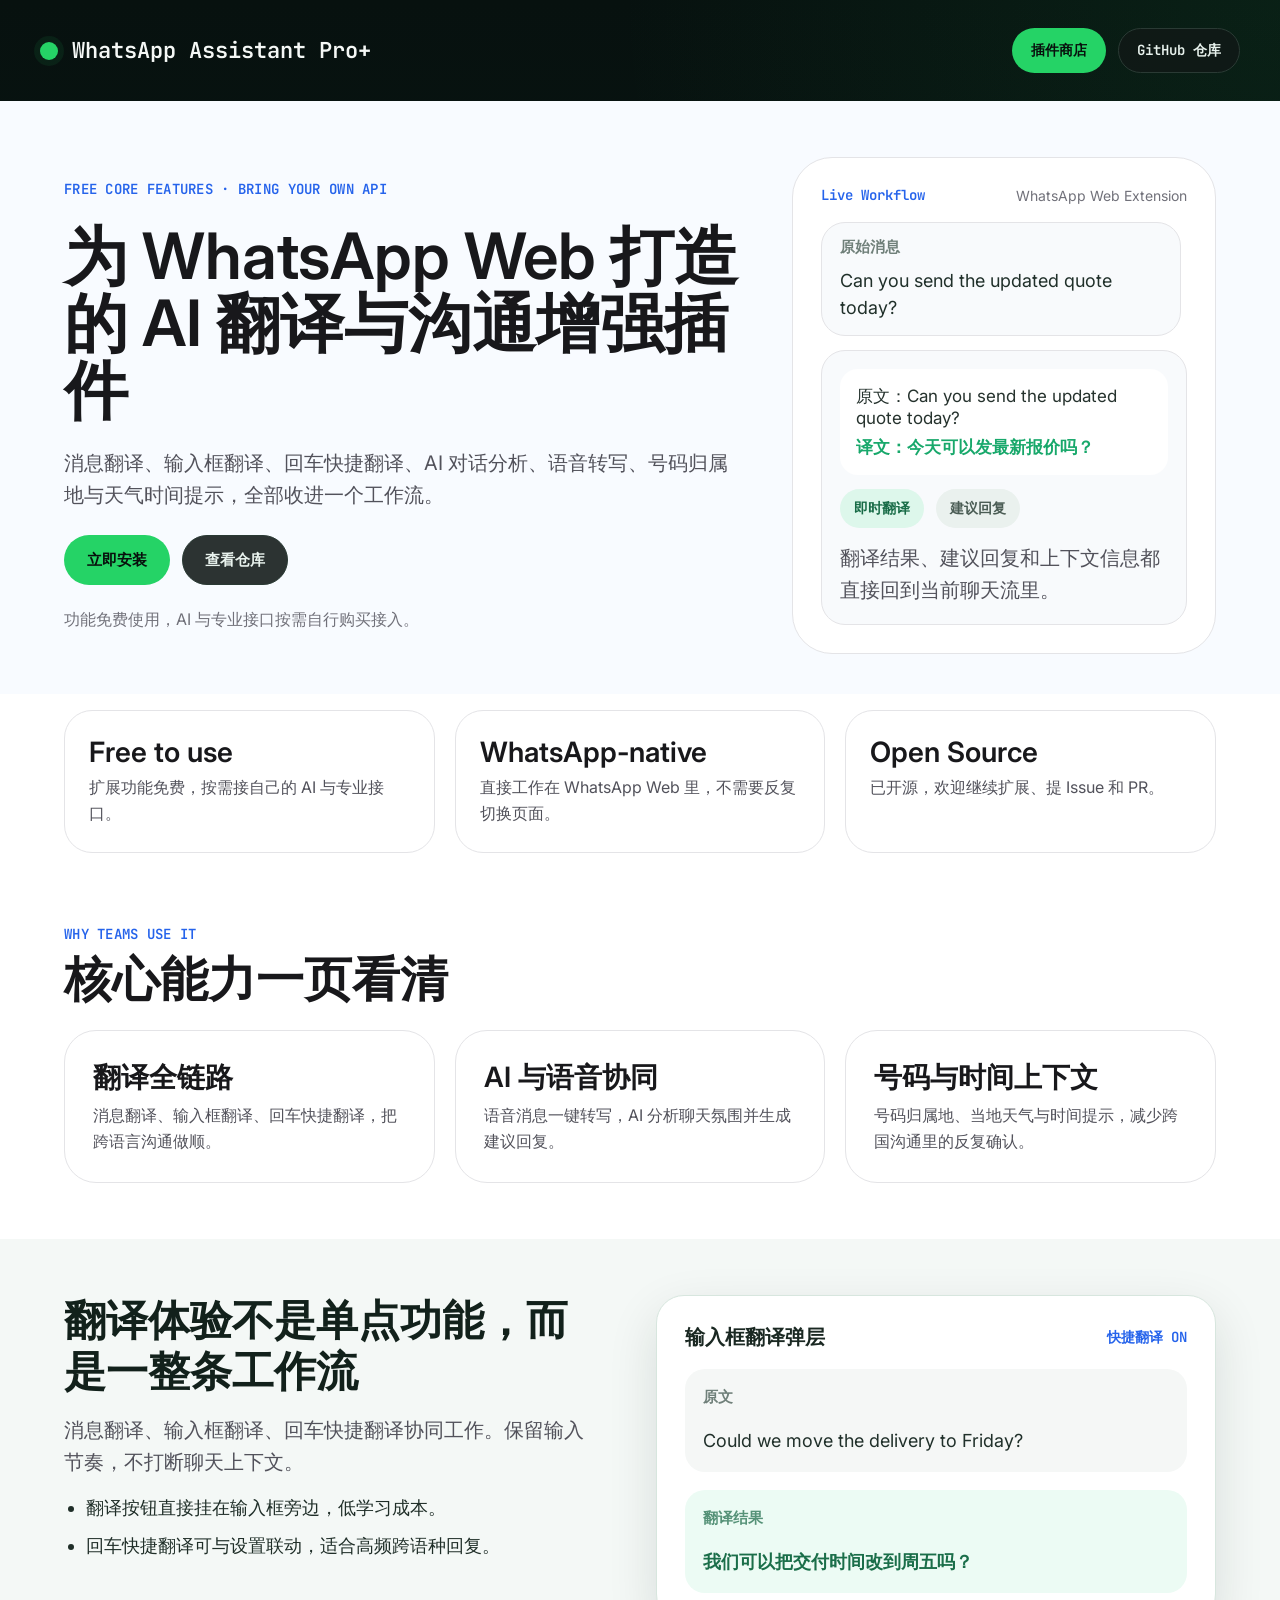
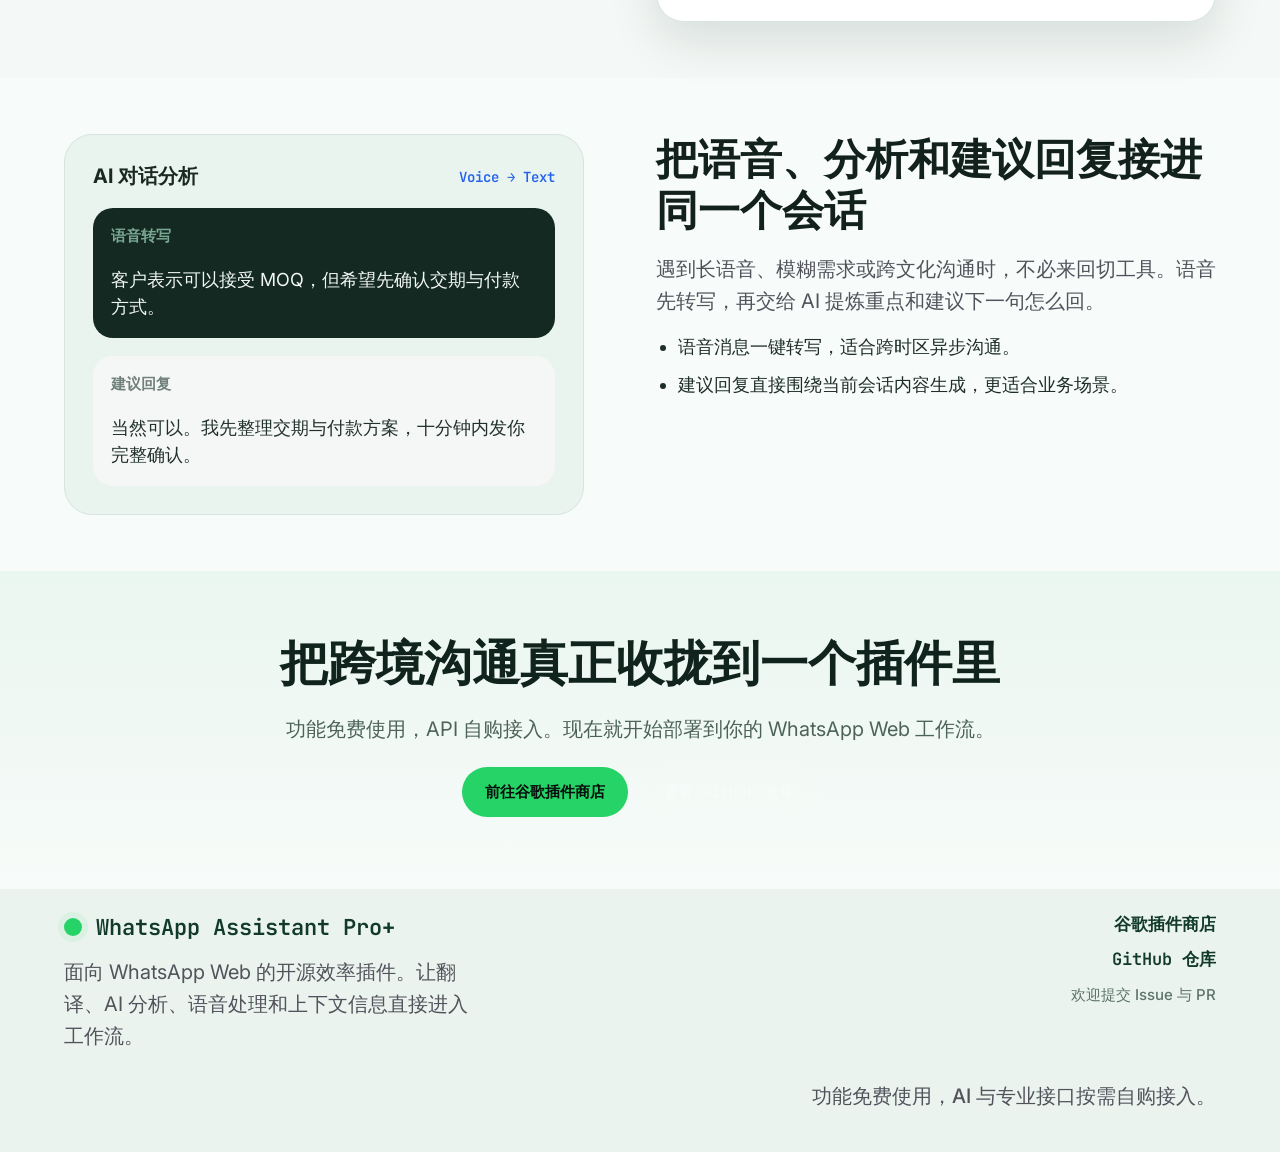
<file: docs/index.html>
<!doctype html>
<html lang="zh-CN">
  <head>
    <meta charset="UTF-8" />
    <meta name="viewport" content="width=device-width, initial-scale=1.0" />
    <title>WhatsApp Assistant Pro+ | WhatsApp Web AI 翻译与沟通增强插件</title>
    <meta
      name="description"
      content="WhatsApp Assistant Pro+ 是一款面向 WhatsApp Web 的 AI 翻译与沟通增强插件，支持消息翻译、输入框翻译、回车快捷翻译、AI 对话分析、语音转写、号码归属地与天气时间提示。"
    />
    <link rel="icon" type="image/svg+xml" href="./icon.svg" />
    <link rel="preconnect" href="https://fonts.googleapis.com" />
    <link rel="preconnect" href="https://fonts.gstatic.com" crossorigin />
    <link
      href="https://fonts.googleapis.com/css2?family=Inter:wght@400;500;600;700;800&family=JetBrains+Mono:wght@500;600;700&display=swap"
      rel="stylesheet"
    />
    <link rel="stylesheet" href="./styles.css" />
  </head>
  <body class="waap-page">
    <div class="waap-shell">
      <header class="waap-header">
        <a class="waap-brand" href="https://github.com/Achordchan/WA-AI-Chrome" target="_blank" rel="noreferrer">
          <span class="waap-brand__mark"></span>
          <span class="waap-brand__text">WhatsApp Assistant Pro+</span>
        </a>
        <nav class="waap-nav" aria-label="页面跳转">
          <a
            class="waap-button waap-button--primary waap-button--small"
            href="https://chrome.google.com/webstore/detail/whatsapp-assistant-pro%20/ijdbbpgihmfldjbanfkpbhkkciglcenp?hl=zh-CN&utm_source=chrome-ntp-icon"
            target="_blank"
            rel="noreferrer"
          >
            插件商店
          </a>
          <a
            class="waap-button waap-button--ghost waap-button--small"
            href="https://github.com/Achordchan/WA-AI-Chrome"
            target="_blank"
            rel="noreferrer"
          >
            GitHub 仓库
          </a>
        </nav>
      </header>

      <main>
        <section class="waap-hero">
          <div class="waap-hero__copy">
            <p class="waap-eyebrow">FREE CORE FEATURES · BRING YOUR OWN API</p>
            <h1 class="waap-hero__title">为 WhatsApp Web 打造的 AI 翻译与沟通增强插件</h1>
            <p class="waap-hero__desc">
              消息翻译、输入框翻译、回车快捷翻译、AI 对话分析、语音转写、号码归属地与天气时间提示，全部收进一个工作流。
            </p>
            <div class="waap-hero__actions">
              <a
                class="waap-button waap-button--primary"
                href="https://chrome.google.com/webstore/detail/whatsapp-assistant-pro%20/ijdbbpgihmfldjbanfkpbhkkciglcenp?hl=zh-CN&utm_source=chrome-ntp-icon"
                target="_blank"
                rel="noreferrer"
              >
                立即安装
              </a>
              <a
                class="waap-button waap-button--ghost"
                href="https://github.com/Achordchan/WA-AI-Chrome"
                target="_blank"
                rel="noreferrer"
              >
                查看仓库
              </a>
            </div>
            <p class="waap-hero__hint">功能免费使用，AI 与专业接口按需自行购买接入。</p>
          </div>

          <div class="waap-hero__visual">
            <div class="waap-visual__top">
              <span class="waap-visual__badge">Live Workflow</span>
              <span class="waap-visual__state">WhatsApp Web Extension</span>
            </div>
            <div class="waap-visual__stack">
              <article class="waap-message-card">
                <p class="waap-message-card__label">原始消息</p>
                <p class="waap-message-card__text">Can you send the updated quote today?</p>
              </article>
              <article class="waap-workflow-card">
                <div class="waap-workflow-card__row">
                  <p class="waap-workflow-card__text">原文：Can you send the updated quote today?</p>
                  <p class="waap-workflow-card__text waap-workflow-card__text--accent">译文：今天可以发最新报价吗？</p>
                </div>
                <div class="waap-chip-group">
                  <span class="waap-chip waap-chip--accent">即时翻译</span>
                  <span class="waap-chip">建议回复</span>
                </div>
                <p class="waap-workflow-card__hint">翻译结果、建议回复和上下文信息都直接回到当前聊天流里。</p>
              </article>
            </div>
          </div>
        </section>

        <section class="waap-proof">
          <article class="waap-proof-card">
            <h2>Free to use</h2>
            <p>扩展功能免费，按需接自己的 AI 与专业接口。</p>
          </article>
          <article class="waap-proof-card">
            <h2>WhatsApp-native</h2>
            <p>直接工作在 WhatsApp Web 里，不需要反复切换页面。</p>
          </article>
          <article class="waap-proof-card">
            <h2>Open Source</h2>
            <p>已开源，欢迎继续扩展、提 Issue 和 PR。</p>
          </article>
        </section>

        <section class="waap-features">
          <div class="waap-section-head">
            <p class="waap-eyebrow">WHY TEAMS USE IT</p>
            <h2>核心能力一页看清</h2>
          </div>
          <div class="waap-feature-grid">
            <article class="waap-feature-card">
              <h3>翻译全链路</h3>
              <p>消息翻译、输入框翻译、回车快捷翻译，把跨语言沟通做顺。</p>
            </article>
            <article class="waap-feature-card">
              <h3>AI 与语音协同</h3>
              <p>语音消息一键转写，AI 分析聊天氛围并生成建议回复。</p>
            </article>
            <article class="waap-feature-card">
              <h3>号码与时间上下文</h3>
              <p>号码归属地、当地天气与时间提示，减少跨国沟通里的反复确认。</p>
            </article>
          </div>
        </section>

        <section class="waap-detail waap-detail--translate">
          <div class="waap-detail__copy">
            <h2>翻译体验不是单点功能，而是一整条工作流</h2>
            <p>
              消息翻译、输入框翻译、回车快捷翻译协同工作。保留输入节奏，不打断聊天上下文。
            </p>
            <ul class="waap-bullet-list">
              <li>翻译按钮直接挂在输入框旁边，低学习成本。</li>
              <li>回车快捷翻译可与设置联动，适合高频跨语种回复。</li>
            </ul>
          </div>
          <article class="waap-detail-card waap-detail-card--translate">
            <div class="waap-detail-card__head">
              <h3>输入框翻译弹层</h3>
              <span class="waap-detail-card__tag">快捷翻译 ON</span>
            </div>
            <div class="waap-detail-field">
              <p class="waap-detail-field__label">原文</p>
              <p class="waap-detail-field__text">Could we move the delivery to Friday?</p>
            </div>
            <div class="waap-detail-field waap-detail-field--accent">
              <p class="waap-detail-field__label">翻译结果</p>
              <p class="waap-detail-field__text">我们可以把交付时间改到周五吗？</p>
            </div>
          </article>
        </section>

        <section class="waap-detail waap-detail--ai">
          <article class="waap-detail-card waap-detail-card--ai">
            <div class="waap-detail-card__head">
              <h3>AI 对话分析</h3>
              <span class="waap-detail-card__tag">Voice → Text</span>
            </div>
            <div class="waap-detail-field waap-detail-field--soft-dark">
              <p class="waap-detail-field__label">语音转写</p>
              <p class="waap-detail-field__text">客户表示可以接受 MOQ，但希望先确认交期与付款方式。</p>
            </div>
            <div class="waap-detail-field">
              <p class="waap-detail-field__label">建议回复</p>
              <p class="waap-detail-field__text">当然可以。我先整理交期与付款方案，十分钟内发你完整确认。</p>
            </div>
          </article>
          <div class="waap-detail__copy">
            <h2>把语音、分析和建议回复接进同一个会话</h2>
            <p>
              遇到长语音、模糊需求或跨文化沟通时，不必来回切工具。语音先转写，再交给 AI
              提炼重点和建议下一句怎么回。
            </p>
            <ul class="waap-bullet-list">
              <li>语音消息一键转写，适合跨时区异步沟通。</li>
              <li>建议回复直接围绕当前会话内容生成，更适合业务场景。</li>
            </ul>
          </div>
        </section>

        <section class="waap-cta">
          <div class="waap-cta__inner">
            <h2>把跨境沟通真正收拢到一个插件里</h2>
            <p>功能免费使用，API 自购接入。现在就开始部署到你的 WhatsApp Web 工作流。</p>
            <div class="waap-cta__actions">
              <a
                class="waap-button waap-button--primary"
                href="https://chrome.google.com/webstore/detail/whatsapp-assistant-pro%20/ijdbbpgihmfldjbanfkpbhkkciglcenp?hl=zh-CN&utm_source=chrome-ntp-icon"
                target="_blank"
                rel="noreferrer"
              >
                前往谷歌插件商店
              </a>
              <a
                class="waap-button waap-button--secondary"
                href="https://github.com/Achordchan/WA-AI-Chrome"
                target="_blank"
                rel="noreferrer"
              >
                查看 GitHub 仓库
              </a>
            </div>
          </div>
        </section>
      </main>

      <footer class="waap-footer">
        <div class="waap-footer__brand">
          <div class="waap-footer__brand-row">
            <span class="waap-brand__mark"></span>
            <span class="waap-footer__title">WhatsApp Assistant Pro+</span>
          </div>
          <p>
            面向 WhatsApp Web 的开源效率插件。让翻译、AI 分析、语音处理和上下文信息直接进入工作流。
          </p>
        </div>
        <div class="waap-footer__links">
          <a href="https://chrome.google.com/webstore/detail/whatsapp-assistant-pro%20/ijdbbpgihmfldjbanfkpbhkkciglcenp?hl=zh-CN&utm_source=chrome-ntp-icon" target="_blank" rel="noreferrer">谷歌插件商店</a>
          <a href="https://github.com/Achordchan/WA-AI-Chrome" target="_blank" rel="noreferrer">GitHub 仓库</a>
          <p>欢迎提交 Issue 与 PR</p>
        </div>
        <p class="waap-footer__note">功能免费使用，AI 与专业接口按需自购接入。</p>
      </footer>
    </div>
  </body>
</html>
</file>
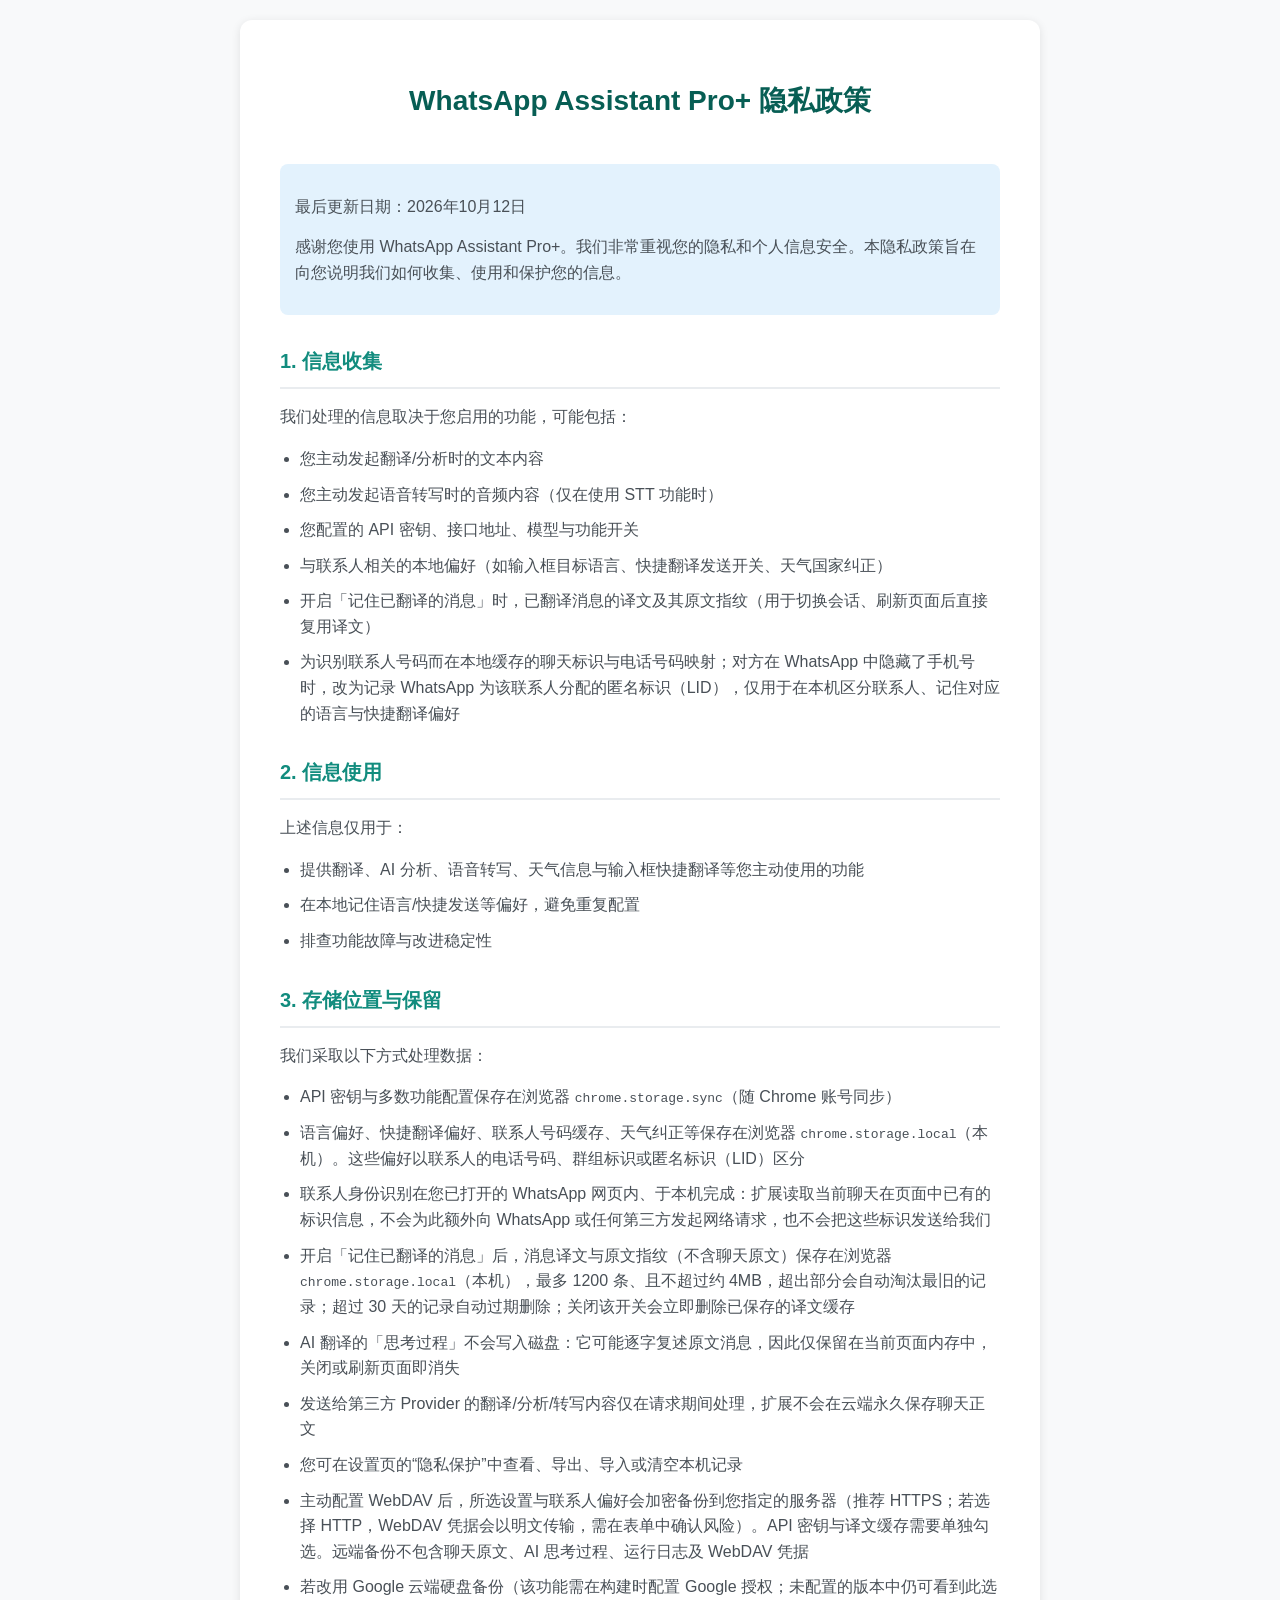
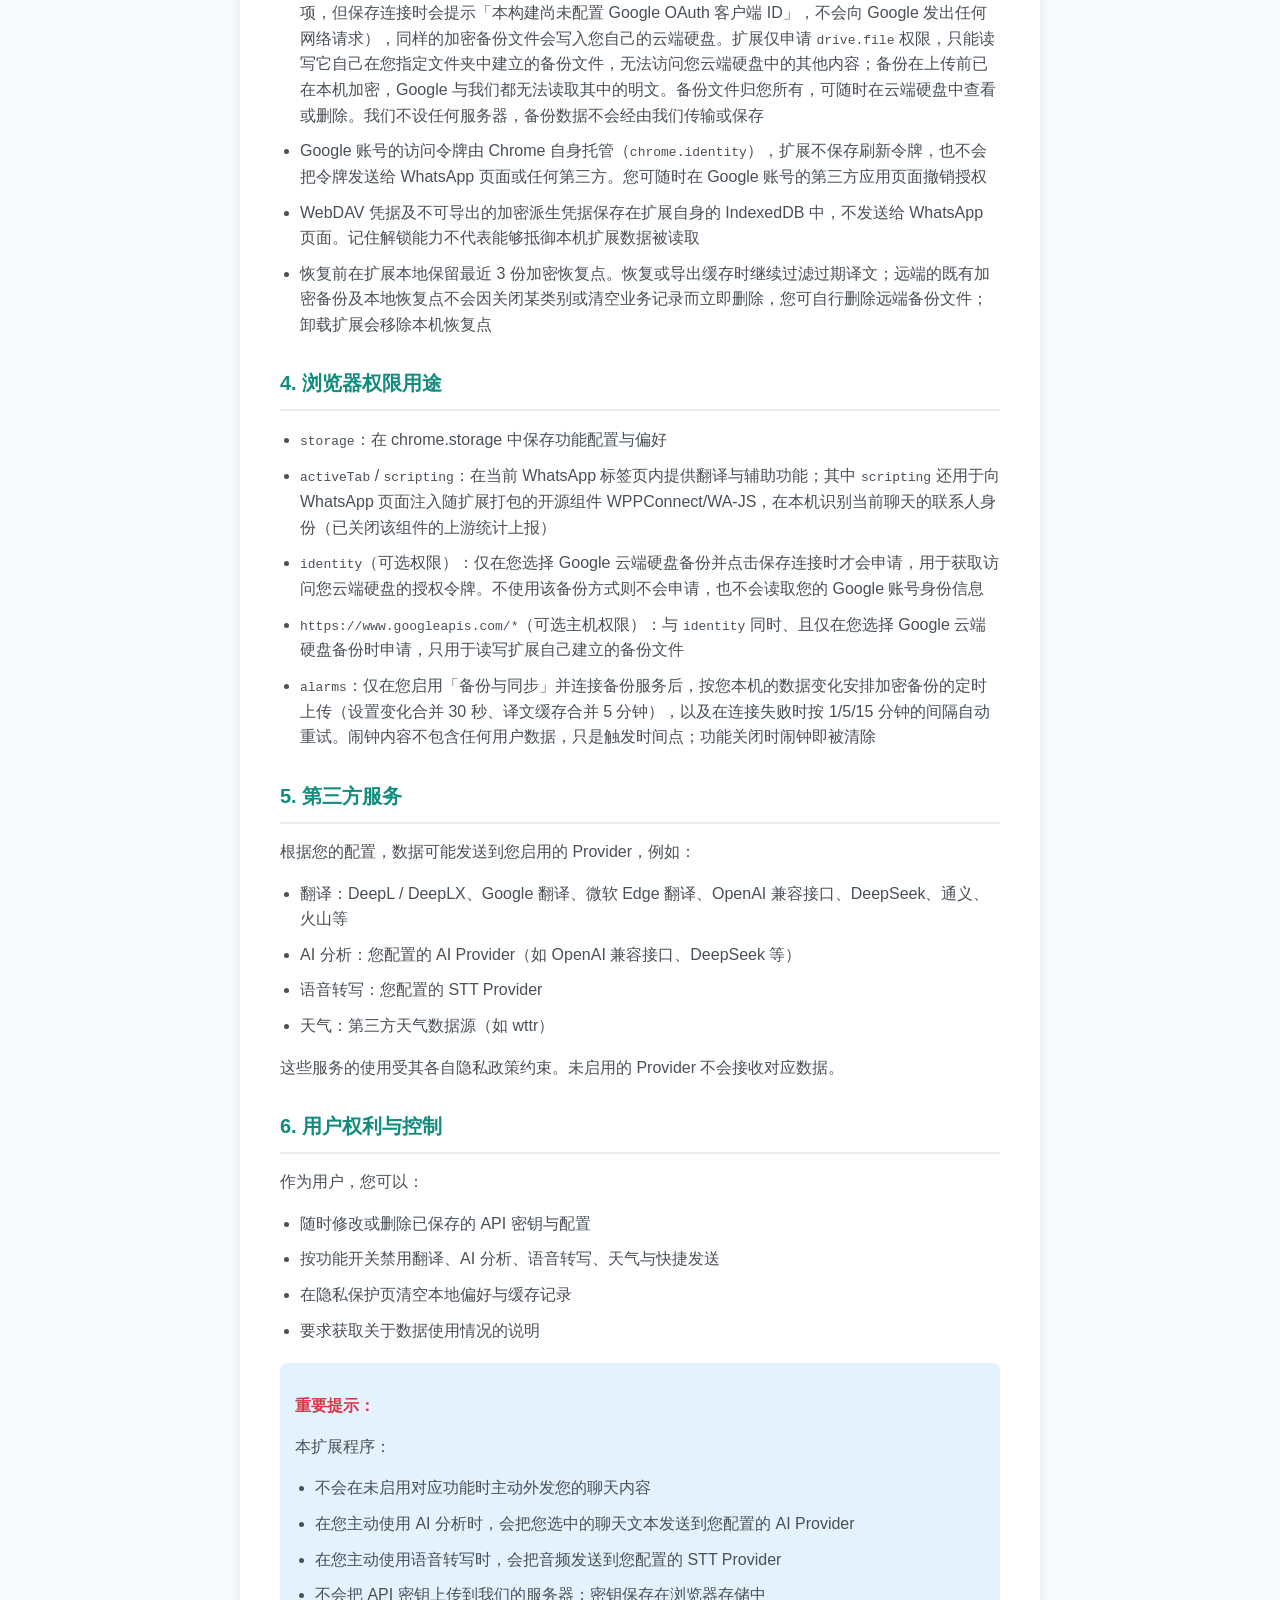
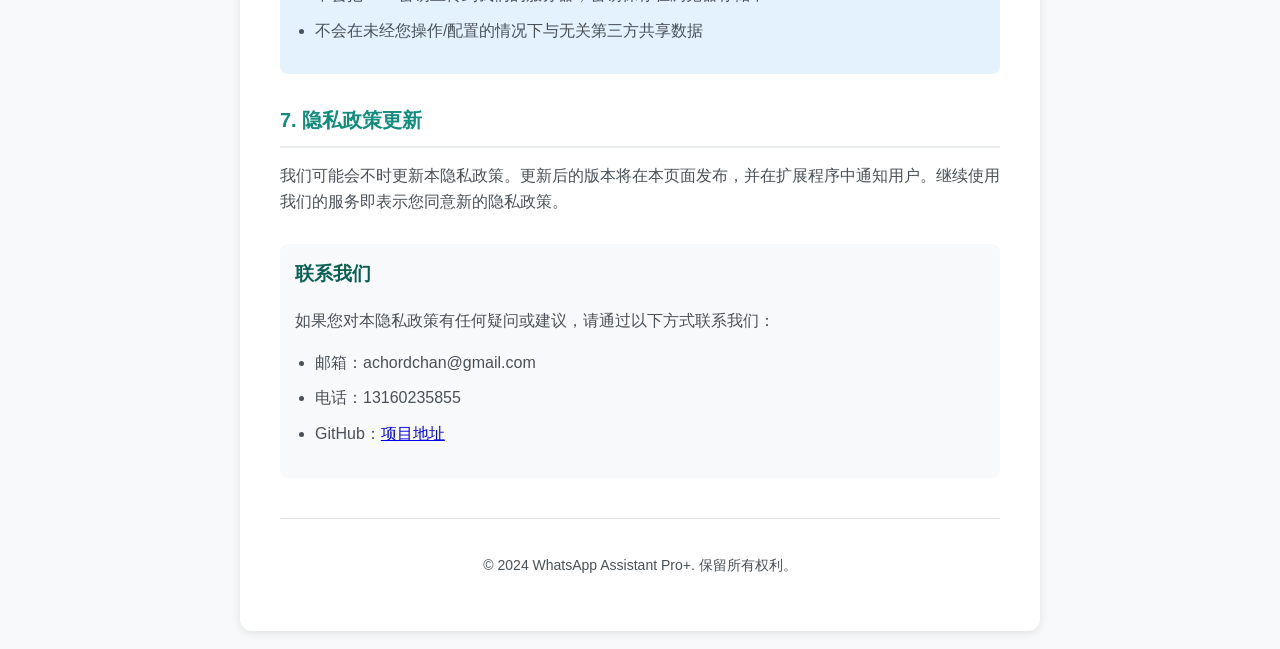
<file: PrivacyPolicy.html>
<!DOCTYPE html>
<html lang="zh-CN">
<head>
    <meta charset="UTF-8">
    <title>隐私政策 - WhatsApp Assistant Pro+</title>
    <style>
        body {
            font-family: -apple-system, BlinkMacSystemFont, "PingFang SC", "Microsoft YaHei", sans-serif;
            line-height: 1.6;
            color: #333;
            max-width: 800px;
            margin: 0 auto;
            padding: 20px;
            background-color: #f8f9fa;
        }

        .container {
            background: white;
            padding: 40px;
            border-radius: 12px;
            box-shadow: 0 2px 10px rgba(0, 0, 0, 0.1);
        }

        h1 {
            color: #075e54;
            text-align: center;
            margin-bottom: 40px;
            font-size: 28px;
        }

        h2 {
            color: #128c7e;
            margin-top: 30px;
            margin-bottom: 15px;
            font-size: 20px;
            border-bottom: 2px solid #e9ecef;
            padding-bottom: 10px;
        }

        p {
            margin: 15px 0;
            color: #495057;
        }

        ul {
            padding-left: 20px;
        }

        li {
            margin: 10px 0;
            color: #495057;
        }

        .highlight {
            background-color: #e3f2fd;
            padding: 15px;
            border-radius: 8px;
            margin: 20px 0;
        }

        .footer {
            text-align: center;
            margin-top: 40px;
            padding-top: 20px;
            border-top: 1px solid #dee2e6;
            color: #6c757d;
            font-size: 14px;
        }

        .contact {
            background-color: #f8f9fa;
            padding: 15px;
            border-radius: 8px;
            margin-top: 30px;
        }

        .contact h3 {
            color: #075e54;
            margin-top: 0;
        }

        .important {
            color: #dc3545;
            font-weight: bold;
        }
    </style>
</head>
<body>
    <div class="container">
        <h1>WhatsApp Assistant Pro+ 隐私政策</h1>

        <div class="highlight">
            <p>最后更新日期：2026年10月12日</p>
            <p>感谢您使用 WhatsApp Assistant Pro+。我们非常重视您的隐私和个人信息安全。本隐私政策旨在向您说明我们如何收集、使用和保护您的信息。</p>
        </div>

        <h2>1. 信息收集</h2>
        <p>我们处理的信息取决于您启用的功能，可能包括：</p>
        <ul>
            <li>您主动发起翻译/分析时的文本内容</li>
            <li>您主动发起语音转写时的音频内容（仅在使用 STT 功能时）</li>
            <li>您配置的 API 密钥、接口地址、模型与功能开关</li>
            <li>与联系人相关的本地偏好（如输入框目标语言、快捷翻译发送开关、天气国家纠正）</li>
            <li>开启「记住已翻译的消息」时，已翻译消息的译文及其原文指纹（用于切换会话、刷新页面后直接复用译文）</li>
            <li>为识别联系人号码而在本地缓存的聊天标识与电话号码映射；对方在 WhatsApp 中隐藏了手机号时，改为记录 WhatsApp 为该联系人分配的匿名标识（LID），仅用于在本机区分联系人、记住对应的语言与快捷翻译偏好</li>
        </ul>

        <h2>2. 信息使用</h2>
        <p>上述信息仅用于：</p>
        <ul>
            <li>提供翻译、AI 分析、语音转写、天气信息与输入框快捷翻译等您主动使用的功能</li>
            <li>在本地记住语言/快捷发送等偏好，避免重复配置</li>
            <li>排查功能故障与改进稳定性</li>
        </ul>

        <h2>3. 存储位置与保留</h2>
        <p>我们采取以下方式处理数据：</p>
        <ul>
            <li>API 密钥与多数功能配置保存在浏览器 <code>chrome.storage.sync</code>（随 Chrome 账号同步）</li>
            <li>语言偏好、快捷翻译偏好、联系人号码缓存、天气纠正等保存在浏览器 <code>chrome.storage.local</code>（本机）。这些偏好以联系人的电话号码、群组标识或匿名标识（LID）区分</li>
            <li>联系人身份识别在您已打开的 WhatsApp 网页内、于本机完成：扩展读取当前聊天在页面中已有的标识信息，不会为此额外向 WhatsApp 或任何第三方发起网络请求，也不会把这些标识发送给我们</li>
            <li>开启「记住已翻译的消息」后，消息译文与原文指纹（不含聊天原文）保存在浏览器 <code>chrome.storage.local</code>（本机），最多 1200 条、且不超过约 4MB，超出部分会自动淘汰最旧的记录；超过 30 天的记录自动过期删除；关闭该开关会立即删除已保存的译文缓存</li>
            <li>AI 翻译的「思考过程」不会写入磁盘：它可能逐字复述原文消息，因此仅保留在当前页面内存中，关闭或刷新页面即消失</li>
            <li>发送给第三方 Provider 的翻译/分析/转写内容仅在请求期间处理，扩展不会在云端永久保存聊天正文</li>
            <li>您可在设置页的“隐私保护”中查看、导出、导入或清空本机记录</li>
            <li>主动配置 WebDAV 后，所选设置与联系人偏好会加密备份到您指定的服务器（推荐 HTTPS；若选择 HTTP，WebDAV 凭据会以明文传输，需在表单中确认风险）。API 密钥与译文缓存需要单独勾选。远端备份不包含聊天原文、AI 思考过程、运行日志及 WebDAV 凭据</li>
            <li>若改用 Google 云端硬盘备份（该功能需在构建时配置 Google 授权；未配置的版本中仍可看到此选项，但保存连接时会提示「本构建尚未配置 Google OAuth 客户端 ID」，不会向 Google 发出任何网络请求），同样的加密备份文件会写入您自己的云端硬盘。扩展仅申请 <code>drive.file</code> 权限，只能读写它自己在您指定文件夹中建立的备份文件，无法访问您云端硬盘中的其他内容；备份在上传前已在本机加密，Google 与我们都无法读取其中的明文。备份文件归您所有，可随时在云端硬盘中查看或删除。我们不设任何服务器，备份数据不会经由我们传输或保存</li>
            <li>Google 账号的访问令牌由 Chrome 自身托管（<code>chrome.identity</code>），扩展不保存刷新令牌，也不会把令牌发送给 WhatsApp 页面或任何第三方。您可随时在 Google 账号的第三方应用页面撤销授权</li>
            <li>WebDAV 凭据及不可导出的加密派生凭据保存在扩展自身的 IndexedDB 中，不发送给 WhatsApp 页面。记住解锁能力不代表能够抵御本机扩展数据被读取</li>
            <li>恢复前在扩展本地保留最近 3 份加密恢复点。恢复或导出缓存时继续过滤过期译文；远端的既有加密备份及本地恢复点不会因关闭某类别或清空业务记录而立即删除，您可自行删除远端备份文件；卸载扩展会移除本机恢复点</li>
        </ul>

        <h2>4. 浏览器权限用途</h2>
        <ul>
            <li><code>storage</code>：在 chrome.storage 中保存功能配置与偏好</li>
            <li><code>activeTab</code> / <code>scripting</code>：在当前 WhatsApp 标签页内提供翻译与辅助功能；其中 <code>scripting</code> 还用于向 WhatsApp 页面注入随扩展打包的开源组件 WPPConnect/WA-JS，在本机识别当前聊天的联系人身份（已关闭该组件的上游统计上报）</li>
            <li><code>identity</code>（可选权限）：仅在您选择 Google 云端硬盘备份并点击保存连接时才会申请，用于获取访问您云端硬盘的授权令牌。不使用该备份方式则不会申请，也不会读取您的 Google 账号身份信息</li>
            <li><code>https://www.googleapis.com/*</code>（可选主机权限）：与 <code>identity</code> 同时、且仅在您选择 Google 云端硬盘备份时申请，只用于读写扩展自己建立的备份文件</li>
            <li><code>alarms</code>：仅在您启用「备份与同步」并连接备份服务后，按您本机的数据变化安排加密备份的定时上传（设置变化合并 30 秒、译文缓存合并 5 分钟），以及在连接失败时按 1/5/15 分钟的间隔自动重试。闹钟内容不包含任何用户数据，只是触发时间点；功能关闭时闹钟即被清除</li>
        </ul>

        <h2>5. 第三方服务</h2>
        <p>根据您的配置，数据可能发送到您启用的 Provider，例如：</p>
        <ul>
            <li>翻译：DeepL / DeepLX、Google 翻译、微软 Edge 翻译、OpenAI 兼容接口、DeepSeek、通义、火山等</li>
            <li>AI 分析：您配置的 AI Provider（如 OpenAI 兼容接口、DeepSeek 等）</li>
            <li>语音转写：您配置的 STT Provider</li>
            <li>天气：第三方天气数据源（如 wttr）</li>
        </ul>
        <p>这些服务的使用受其各自隐私政策约束。未启用的 Provider 不会接收对应数据。</p>

        <h2>6. 用户权利与控制</h2>
        <p>作为用户，您可以：</p>
        <ul>
            <li>随时修改或删除已保存的 API 密钥与配置</li>
            <li>按功能开关禁用翻译、AI 分析、语音转写、天气与快捷发送</li>
            <li>在隐私保护页清空本地偏好与缓存记录</li>
            <li>要求获取关于数据使用情况的说明</li>
        </ul>

        <div class="highlight">
            <p class="important">重要提示：</p>
            <p>本扩展程序：</p>
            <ul>
                <li>不会在未启用对应功能时主动外发您的聊天内容</li>
                <li>在您主动使用 AI 分析时，会把您选中的聊天文本发送到您配置的 AI Provider</li>
                <li>在您主动使用语音转写时，会把音频发送到您配置的 STT Provider</li>
                <li>不会把 API 密钥上传到我们的服务器；密钥保存在浏览器存储中</li>
                <li>不会在未经您操作/配置的情况下与无关第三方共享数据</li>
            </ul>
        </div>

        <h2>7. 隐私政策更新</h2>
        <p>我们可能会不时更新本隐私政策。更新后的版本将在本页面发布，并在扩展程序中通知用户。继续使用我们的服务即表示您同意新的隐私政策。</p>

        <div class="contact">
            <h3>联系我们</h3>
            <p>如果您对本隐私政策有任何疑问或建议，请通过以下方式联系我们：</p>
            <ul>
                <li>邮箱：achordchan@gmail.com</li>
                <li>电话：13160235855</li>
                <li>GitHub：<a href="https://github.com/Achordchan/WA-AI-chrome" target="_blank">项目地址</a></li>
            </ul>
        </div>

        <div class="footer">
            <p>© 2024 WhatsApp Assistant Pro+. 保留所有权利。</p>
        </div>
    </div>
</body>
</html>
</file>
<file: docs/styles.css>
:root {
  --waap-bg-top: #07110f;
  --waap-bg-mid: #0d201a;
  --waap-bg-bottom: #f4f7f5;
  --waap-surface: #ffffff;
  --waap-surface-soft: #f8fbff;
  --waap-surface-mint: #f4f8f6;
  --waap-surface-green: #ecfbf4;
  --waap-surface-footer: #eaf3ee;
  --waap-ink: #18181b;
  --waap-ink-soft: #52525b;
  --waap-ink-muted: #71717a;
  --waap-ink-green: #12211b;
  --waap-border: #e4e4e7;
  --waap-border-green: #d7e6de;
  --waap-brand: #25d366;
  --waap-accent: #18a86b;
  --waap-accent-blue: #2563eb;
  --waap-shadow: 0 18px 50px rgba(12, 31, 23, 0.12);
  --waap-font: "Inter", "PingFang SC", "Hiragino Sans GB", "Microsoft YaHei", sans-serif;
  --waap-mono: "JetBrains Mono", "SFMono-Regular", Consolas, monospace;
}

* {
  box-sizing: border-box;
}

html {
  scroll-behavior: smooth;
}

body {
  margin: 0;
  font-family: var(--waap-font);
  color: var(--waap-ink);
  background:
    radial-gradient(circle at top right, rgba(37, 211, 102, 0.08), transparent 22%),
    linear-gradient(180deg, var(--waap-bg-top) 0%, var(--waap-bg-mid) 48%, var(--waap-bg-bottom) 100%);
}

a {
  color: inherit;
  text-decoration: none;
}

.waap-page {
  min-height: 100vh;
}

.waap-shell {
  width: min(1440px, 100%);
  margin: 0 auto;
  overflow: clip;
}

.waap-header,
.waap-hero,
.waap-proof,
.waap-features,
.waap-detail,
.waap-cta,
.waap-footer {
  width: 100%;
}

.waap-header {
  display: flex;
  align-items: center;
  justify-content: space-between;
  padding: 28px 40px;
}

.waap-brand,
.waap-footer__brand-row {
  display: inline-flex;
  align-items: center;
  gap: 14px;
}

.waap-brand__mark {
  width: 18px;
  height: 18px;
  border-radius: 999px;
  background: var(--waap-brand);
  box-shadow: 0 0 0 6px rgba(37, 211, 102, 0.08);
  flex: 0 0 auto;
}

.waap-brand__text,
.waap-footer__title {
  font-family: var(--waap-mono);
  font-size: 22px;
  font-weight: 600;
  color: #f5f8f6;
}

.waap-nav,
.waap-hero__actions,
.waap-cta__actions {
  display: flex;
  align-items: center;
  gap: 12px;
  flex-wrap: wrap;
}

.waap-button {
  display: inline-flex;
  align-items: center;
  justify-content: center;
  border-radius: 999px;
  padding: 14px 22px;
  font-family: var(--waap-mono);
  font-size: 15px;
  font-weight: 600;
  border: 1px solid transparent;
  transition:
    transform 180ms ease,
    box-shadow 180ms ease,
    background-color 180ms ease,
    border-color 180ms ease;
}

.waap-button:hover {
  transform: translateY(-1px);
  box-shadow: 0 12px 26px rgba(16, 24, 22, 0.12);
}

.waap-button--small {
  padding: 12px 18px;
  font-size: 14px;
}

.waap-button--primary {
  background: var(--waap-brand);
  color: #08100d;
}

.waap-button--ghost {
  background: rgba(16, 24, 22, 0.88);
  color: #e8f2ed;
  border-color: #2a3a34;
}

.waap-button--secondary {
  background: rgba(255, 255, 255, 0.08);
  color: #f7fbf9;
  border-color: rgba(255, 255, 255, 0.18);
}

.waap-hero {
  display: grid;
  grid-template-columns: minmax(0, 680px) minmax(0, 1fr);
  gap: 48px;
  align-items: center;
  padding: 56px 64px 40px;
  background: var(--waap-surface-soft);
}

.waap-hero__copy {
  display: flex;
  flex-direction: column;
  gap: 24px;
}

.waap-eyebrow {
  margin: 0;
  font-family: var(--waap-mono);
  font-size: 14px;
  font-weight: 600;
  color: var(--waap-accent-blue);
  letter-spacing: 0.02em;
}

.waap-hero__title,
.waap-section-head h2,
.waap-detail__copy h2,
.waap-cta h2 {
  margin: 0;
  font-size: clamp(42px, 5vw, 64px);
  font-weight: 600;
  line-height: 1.05;
  color: var(--waap-ink);
}

.waap-hero__desc,
.waap-proof-card p,
.waap-feature-card p,
.waap-detail__copy p,
.waap-cta p,
.waap-footer p,
.waap-workflow-card__hint {
  margin: 0;
  font-size: 20px;
  line-height: 1.6;
  color: var(--waap-ink-soft);
}

.waap-hero__hint {
  margin: 0;
  font-size: 16px;
  color: var(--waap-ink-muted);
}

.waap-hero__visual {
  display: flex;
  flex-direction: column;
  gap: 18px;
  min-height: 420px;
  padding: 28px;
  border-radius: 40px;
  background: var(--waap-surface);
  border: 1.5px solid var(--waap-border);
}

.waap-visual__top {
  display: flex;
  align-items: center;
  justify-content: space-between;
  gap: 16px;
}

.waap-visual__badge,
.waap-detail-card__tag {
  font-family: var(--waap-mono);
  font-size: 14px;
  font-weight: 600;
  color: var(--waap-accent-blue);
}

.waap-visual__state {
  font-size: 14px;
  color: var(--waap-ink-muted);
}

.waap-visual__stack {
  display: flex;
  flex-direction: column;
  gap: 14px;
  height: 100%;
}

.waap-message-card,
.waap-workflow-card {
  border-radius: 24px;
  background: #f8fafc;
  border: 1px solid var(--waap-border);
}

.waap-message-card {
  width: min(360px, 100%);
  padding: 14px 18px;
}

.waap-message-card__label,
.waap-detail-field__label {
  margin: 0 0 10px;
  font-size: 15px;
  font-weight: 600;
  color: #70807a;
}

.waap-message-card__text,
.waap-detail-field__text {
  margin: 0;
  font-size: 18px;
  line-height: 1.5;
  color: #20302a;
}

.waap-workflow-card {
  display: flex;
  flex: 1;
  flex-direction: column;
  gap: 14px;
  padding: 18px;
}

.waap-workflow-card__row {
  display: flex;
  flex-direction: column;
  gap: 8px;
  padding: 16px;
  border-radius: 18px;
  background: #ffffff;
}

.waap-workflow-card__text {
  margin: 0;
  font-size: 17px;
  color: #25322d;
}

.waap-workflow-card__text--accent {
  font-weight: 600;
  color: var(--waap-accent);
}

.waap-chip-group {
  display: flex;
  gap: 12px;
  flex-wrap: wrap;
}

.waap-chip {
  display: inline-flex;
  align-items: center;
  justify-content: center;
  padding: 10px 14px;
  border-radius: 999px;
  background: #eaf1ee;
  font-family: var(--waap-mono);
  font-size: 14px;
  font-weight: 700;
  color: #4a5c54;
}

.waap-chip--accent {
  background: #ddf7eb;
  color: #176b46;
}

.waap-proof {
  display: grid;
  grid-template-columns: repeat(3, minmax(0, 1fr));
  gap: 20px;
  padding: 16px 64px;
  background: #ffffff;
}

.waap-proof-card,
.waap-feature-card {
  padding: 24px 24px 26px;
  border-radius: 28px;
  background: #ffffff;
  border: 1.5px solid var(--waap-border);
}

.waap-proof-card h2,
.waap-feature-card h3 {
  margin: 0 0 6px;
  font-size: 28px;
  font-weight: 600;
  color: var(--waap-ink);
}

.waap-proof-card p,
.waap-feature-card p {
  font-size: 16px;
}

.waap-features {
  display: flex;
  flex-direction: column;
  gap: 24px;
  padding: 56px 64px;
  background: #ffffff;
}

.waap-section-head {
  display: flex;
  flex-direction: column;
  gap: 10px;
}

.waap-section-head h2 {
  font-size: 48px;
  line-height: 1.1;
}

.waap-feature-grid {
  display: grid;
  grid-template-columns: repeat(3, minmax(0, 1fr));
  gap: 20px;
}

.waap-feature-card {
  padding: 28px;
  border-radius: 32px;
}

.waap-detail {
  display: grid;
  grid-template-columns: minmax(0, 520px) minmax(0, 560px);
  justify-content: space-between;
  gap: 48px;
  padding: 56px 64px;
}

.waap-detail--translate {
  background: var(--waap-surface-mint);
}

.waap-detail--ai {
  background: #f7fbf9;
}

.waap-detail__copy {
  display: flex;
  flex-direction: column;
  gap: 18px;
}

.waap-detail__copy h2 {
  font-size: 42px;
  line-height: 1.2;
  color: var(--waap-ink-green);
}

.waap-bullet-list {
  margin: 0;
  padding-left: 1.2em;
  display: flex;
  flex-direction: column;
  gap: 14px;
  font-size: 18px;
  color: #1f2e28;
}

.waap-detail-card {
  display: flex;
  flex-direction: column;
  gap: 18px;
  padding: 28px;
  border-radius: 28px;
  background: #ffffff;
  border: 1px solid var(--waap-border-green);
  box-shadow: var(--waap-shadow);
}

.waap-detail-card--translate {
  align-self: start;
}

.waap-detail-card--ai {
  background: #eaf4ef;
  border-color: #d6e5dd;
  box-shadow: none;
}

.waap-detail-card__head {
  display: flex;
  align-items: center;
  justify-content: space-between;
  gap: 16px;
}

.waap-detail-card__head h3 {
  margin: 0;
  font-size: 20px;
  font-weight: 700;
  color: #1a2822;
}

.waap-detail-field {
  display: flex;
  flex-direction: column;
  gap: 10px;
  padding: 18px;
  border-radius: 20px;
  background: #f5f7f6;
}

.waap-detail-field--accent {
  background: var(--waap-surface-green);
}

.waap-detail-field--accent .waap-detail-field__label {
  color: #569278;
}

.waap-detail-field--accent .waap-detail-field__text {
  color: #1a6e49;
  font-weight: 600;
}

.waap-detail-field--soft-dark {
  background: #132922;
}

.waap-detail-field--soft-dark .waap-detail-field__label {
  color: #7aa793;
}

.waap-detail-field--soft-dark .waap-detail-field__text {
  color: #f2f7f5;
}

.waap-cta {
  padding: 64px 64px 72px;
  background: linear-gradient(180deg, #eaf6f0 0%, #f7fbf9 100%);
}

.waap-cta__inner {
  display: flex;
  flex-direction: column;
  align-items: center;
  gap: 22px;
  text-align: center;
}

.waap-cta h2 {
  max-width: 920px;
  font-size: 48px;
  line-height: 1.16;
  color: #10231c;
}

.waap-cta p {
  max-width: 860px;
  color: #4c625a;
}

.waap-footer {
  position: relative;
  display: grid;
  grid-template-columns: 420px max-content;
  justify-content: space-between;
  gap: 28px 24px;
  padding: 24px 64px 40px;
  background: var(--waap-surface-footer);
}

.waap-footer__brand {
  display: flex;
  flex-direction: column;
  gap: 14px;
}

.waap-footer__title,
.waap-footer__links a {
  color: #123a2a;
}

.waap-footer__links {
  display: flex;
  flex-direction: column;
  align-items: flex-end;
  gap: 12px;
}

.waap-footer__links a {
  font-family: var(--waap-mono);
  font-size: 17px;
  font-weight: 600;
}

.waap-footer__links p,
.waap-footer__note {
  font-size: 15px;
  font-weight: 500;
  color: #5e736b;
}

.waap-footer__note {
  grid-column: 1 / -1;
  justify-self: end;
}

@media (max-width: 1180px) {
  .waap-hero,
  .waap-detail,
  .waap-proof,
  .waap-feature-grid {
    grid-template-columns: 1fr;
  }

  .waap-hero__visual,
  .waap-detail-card,
  .waap-detail__copy,
  .waap-proof-card,
  .waap-feature-card {
    width: 100%;
  }

  .waap-detail--ai .waap-detail-card {
    order: 1;
  }

  .waap-detail--ai .waap-detail__copy {
    order: 2;
  }

  .waap-footer {
    grid-template-columns: 1fr;
  }

  .waap-footer__links,
  .waap-footer__note {
    justify-self: start;
    align-items: flex-start;
  }
}

@media (max-width: 900px) {
  .waap-header,
  .waap-hero,
  .waap-proof,
  .waap-features,
  .waap-detail,
  .waap-cta,
  .waap-footer {
    padding-left: 24px;
    padding-right: 24px;
  }

  .waap-header {
    flex-direction: column;
    align-items: flex-start;
    gap: 18px;
  }

  .waap-brand__text,
  .waap-footer__title {
    font-size: 18px;
  }

  .waap-hero__title,
  .waap-section-head h2,
  .waap-detail__copy h2,
  .waap-cta h2 {
    font-size: 36px;
  }

  .waap-hero__desc,
  .waap-detail__copy p,
  .waap-cta p {
    font-size: 18px;
  }
}

@media (max-width: 640px) {
  .waap-message-card {
    width: 100%;
  }

  .waap-button,
  .waap-button--small {
    width: 100%;
  }

  .waap-nav,
  .waap-hero__actions,
  .waap-cta__actions {
    width: 100%;
  }

  .waap-header,
  .waap-hero__copy,
  .waap-cta__inner {
    align-items: stretch;
  }

  .waap-visual__top,
  .waap-detail-card__head {
    flex-direction: column;
    align-items: flex-start;
  }
}
</file>
